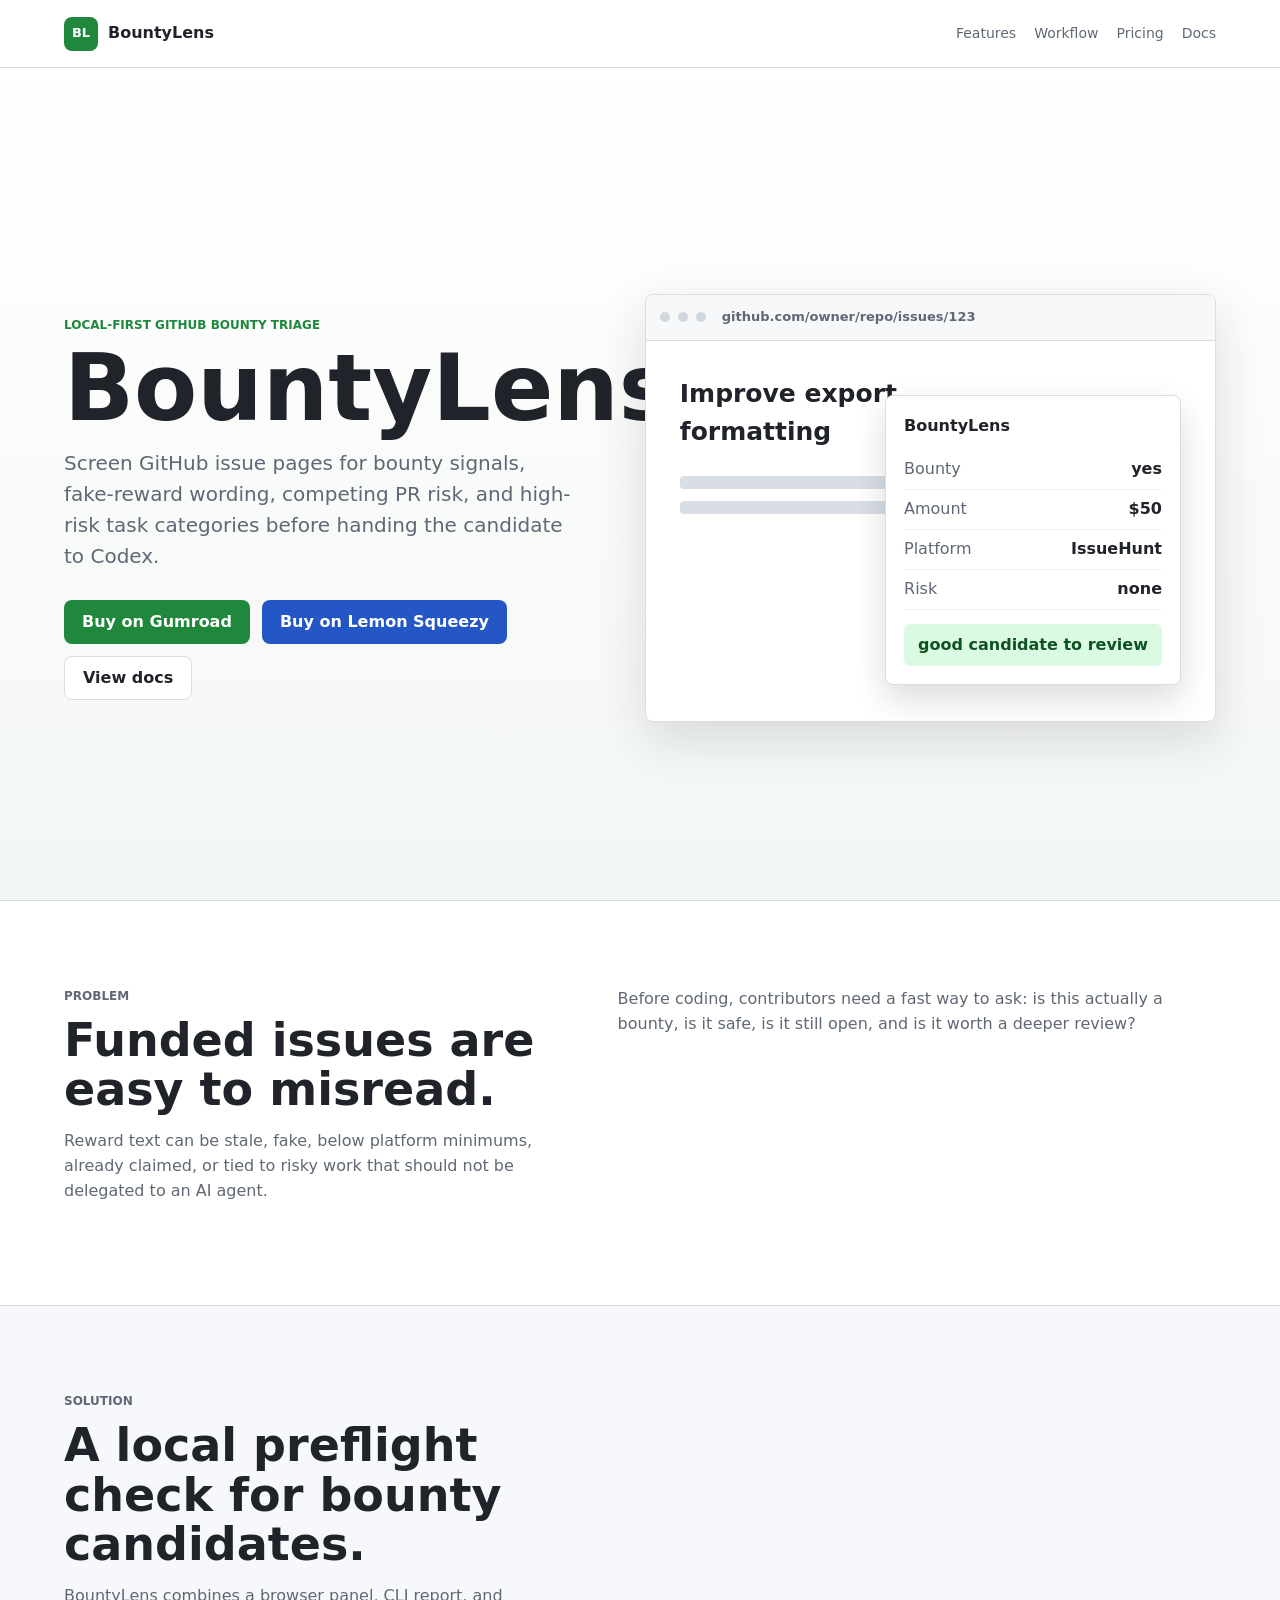
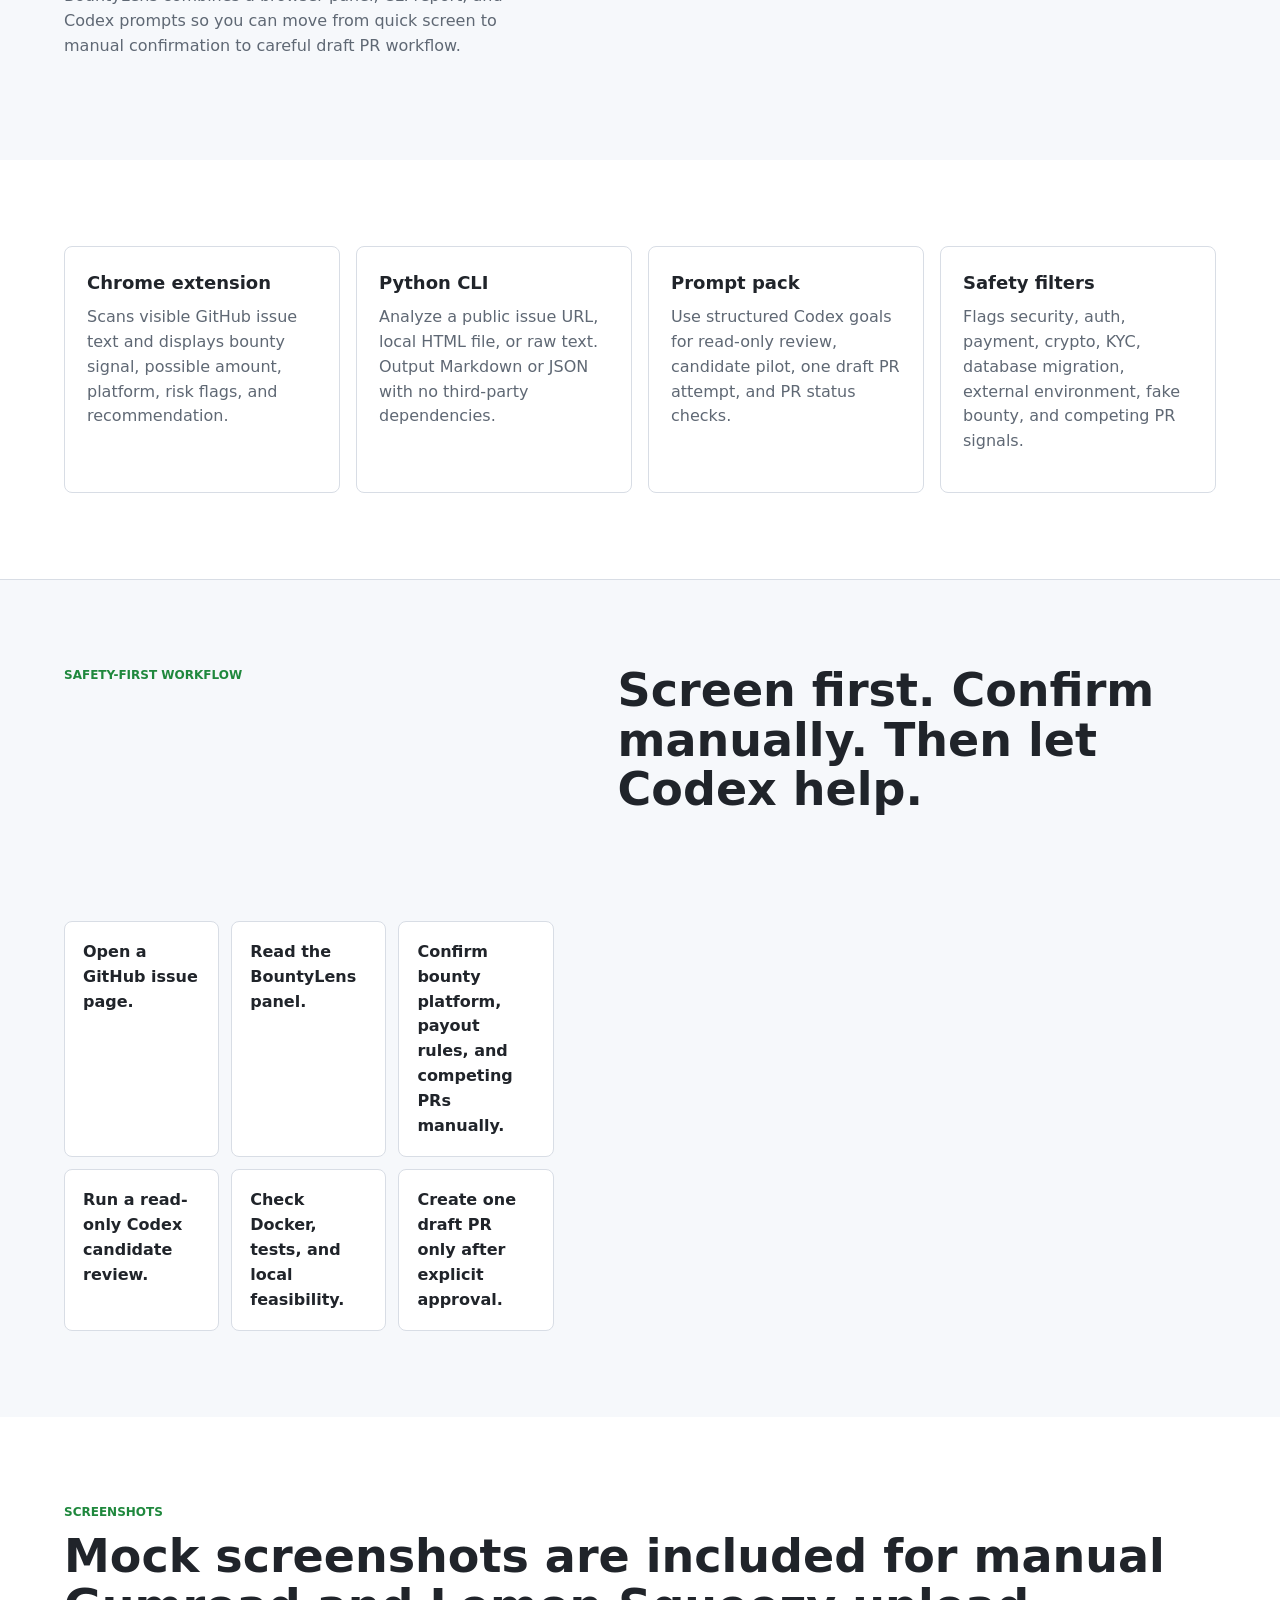
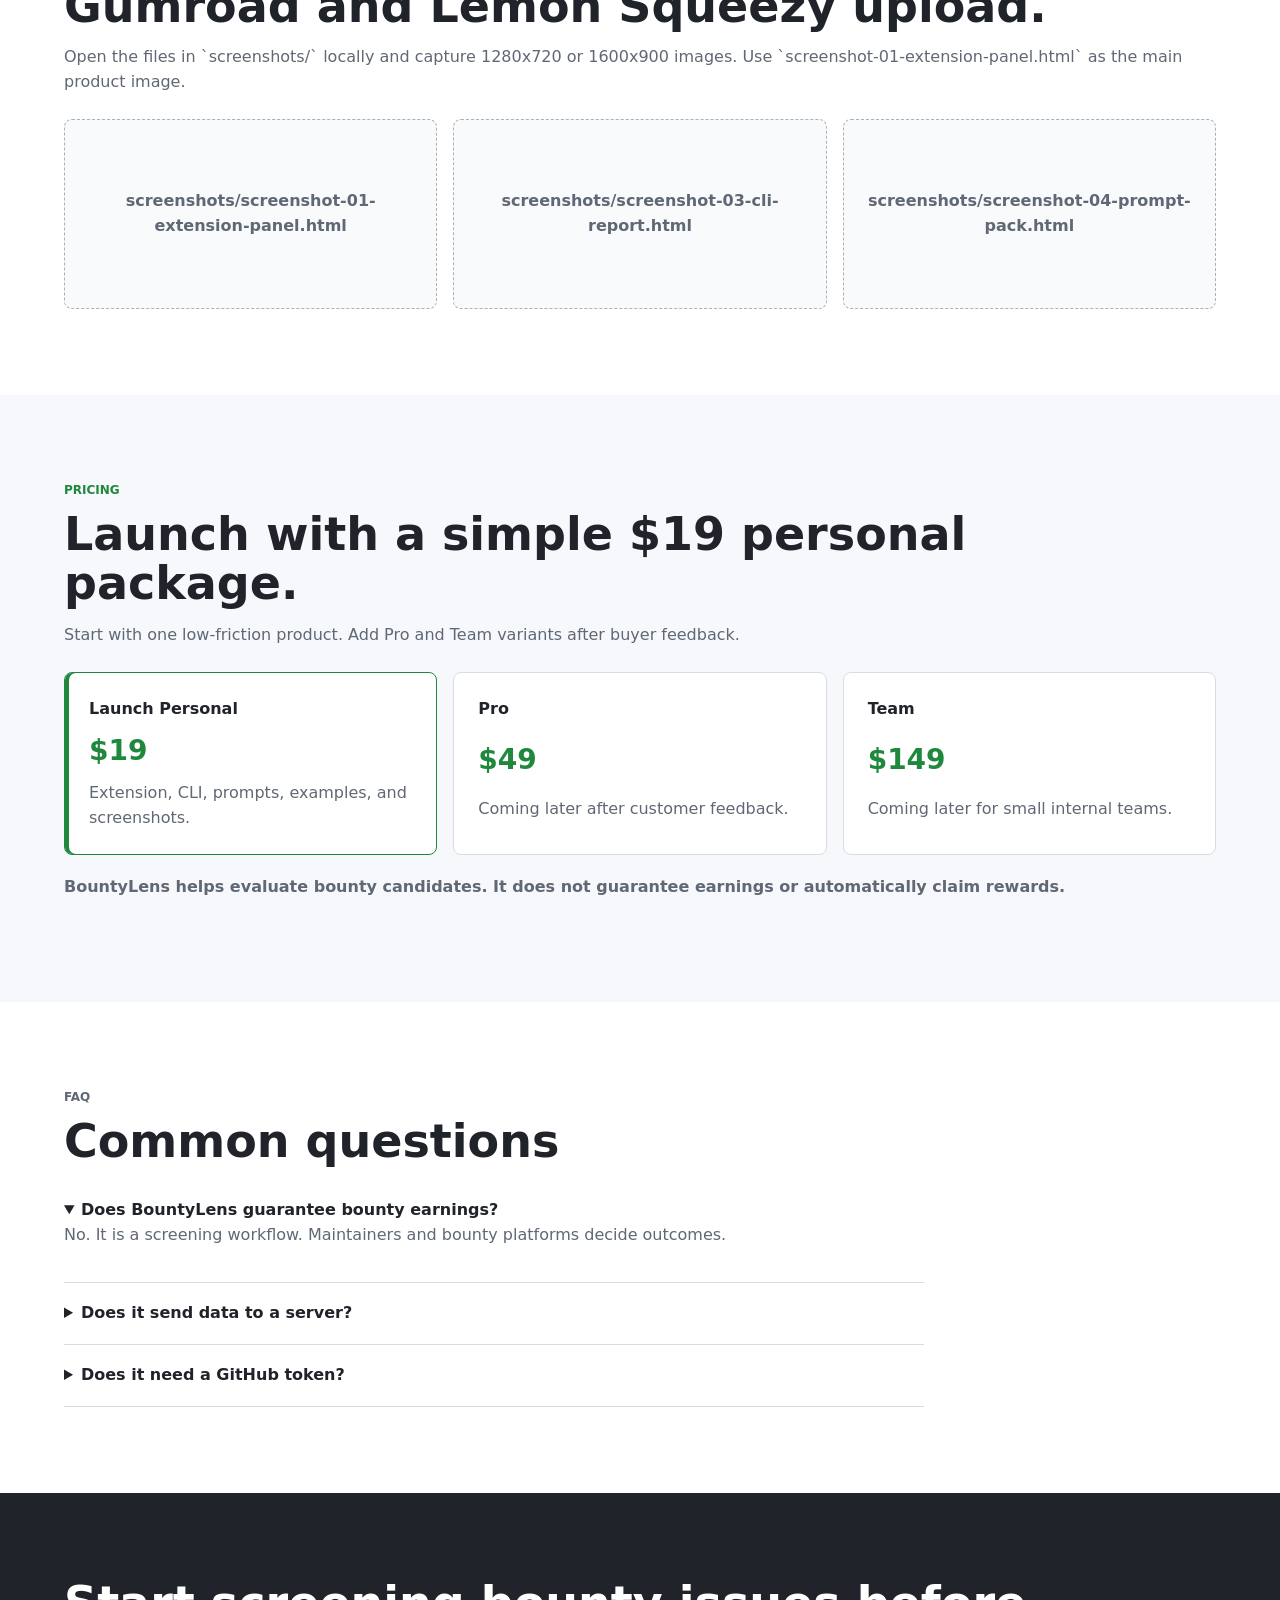
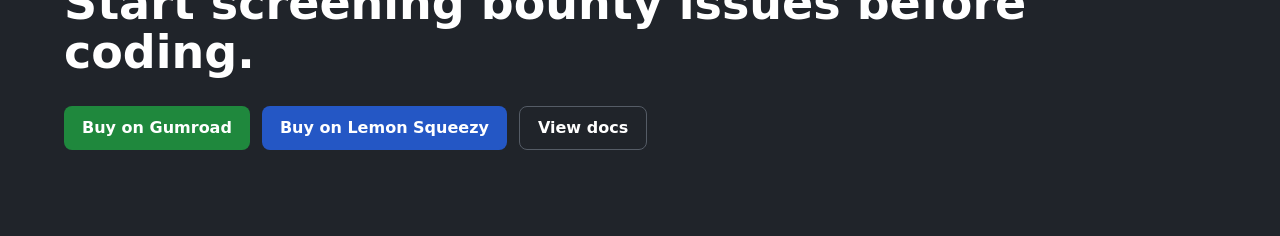
<file: landing/index.html>
<!doctype html>
<html lang="en">
  <head>
    <meta charset="utf-8">
    <meta name="viewport" content="width=device-width, initial-scale=1">
    <title>BountyLens - GitHub bounty issue scanner</title>
    <meta name="description" content="A local Chrome extension, Python CLI, and Codex prompt pack for screening GitHub bounty issues.">
    <link rel="stylesheet" href="styles.css">
  </head>
  <body>
    <header class="site-header">
      <a class="brand" href="#top">
        <span class="brand-mark">BL</span>
        <span>BountyLens</span>
      </a>
      <nav>
        <a href="#features">Features</a>
        <a href="#workflow">Workflow</a>
        <a href="#pricing">Pricing</a>
        <a href="../README.md">Docs</a>
      </nav>
    </header>

    <main id="top">
      <section class="hero">
        <div class="hero-copy">
          <p class="eyebrow">Local-first GitHub bounty triage</p>
          <h1>BountyLens</h1>
          <p class="hero-lede">Screen GitHub issue pages for bounty signals, fake-reward wording, competing PR risk, and high-risk task categories before handing the candidate to Codex.</p>
          <div class="hero-actions">
            <a class="button primary" href="https://example.com/buy">Buy on Gumroad</a>
            <a class="button secondary" href="https://example.com/buy">Buy on Lemon Squeezy</a>
            <a class="button text" href="../README.md">View docs</a>
          </div>
        </div>
        <div class="product-visual" aria-label="BountyLens interface preview">
          <div class="browser-bar">
            <span></span><span></span><span></span>
            <strong>github.com/owner/repo/issues/123</strong>
          </div>
          <div class="issue-preview">
            <div class="issue-title">Improve export formatting</div>
            <div class="issue-line wide"></div>
            <div class="issue-line"></div>
            <div class="lens-panel">
              <div class="panel-title">BountyLens</div>
              <dl>
                <div><dt>Bounty</dt><dd>yes</dd></div>
                <div><dt>Amount</dt><dd>$50</dd></div>
                <div><dt>Platform</dt><dd>IssueHunt</dd></div>
                <div><dt>Risk</dt><dd>none</dd></div>
              </dl>
              <div class="recommendation">good candidate to review</div>
            </div>
          </div>
        </div>
      </section>

      <section class="band problem">
        <div class="section-copy">
          <p class="eyebrow">Problem</p>
          <h2>Funded issues are easy to misread.</h2>
          <p>Reward text can be stale, fake, below platform minimums, already claimed, or tied to risky work that should not be delegated to an AI agent.</p>
        </div>
        <div class="split-list">
          <p>Before coding, contributors need a fast way to ask: is this actually a bounty, is it safe, is it still open, and is it worth a deeper review?</p>
        </div>
      </section>

      <section class="band solution">
        <div class="section-copy">
          <p class="eyebrow">Solution</p>
          <h2>A local preflight check for bounty candidates.</h2>
          <p>BountyLens combines a browser panel, CLI report, and Codex prompts so you can move from quick screen to manual confirmation to careful draft PR workflow.</p>
        </div>
      </section>

      <section id="features" class="feature-grid">
        <article>
          <h3>Chrome extension</h3>
          <p>Scans visible GitHub issue text and displays bounty signal, possible amount, platform, risk flags, and recommendation.</p>
        </article>
        <article>
          <h3>Python CLI</h3>
          <p>Analyze a public issue URL, local HTML file, or raw text. Output Markdown or JSON with no third-party dependencies.</p>
        </article>
        <article>
          <h3>Prompt pack</h3>
          <p>Use structured Codex goals for read-only review, candidate pilot, one draft PR attempt, and PR status checks.</p>
        </article>
        <article>
          <h3>Safety filters</h3>
          <p>Flags security, auth, payment, crypto, KYC, database migration, external environment, fake bounty, and competing PR signals.</p>
        </article>
      </section>

      <section id="workflow" class="band workflow">
        <p class="eyebrow">Safety-first workflow</p>
        <h2>Screen first. Confirm manually. Then let Codex help.</h2>
        <ol>
          <li>Open a GitHub issue page.</li>
          <li>Read the BountyLens panel.</li>
          <li>Confirm bounty platform, payout rules, and competing PRs manually.</li>
          <li>Run a read-only Codex candidate review.</li>
          <li>Check Docker, tests, and local feasibility.</li>
          <li>Create one draft PR only after explicit approval.</li>
        </ol>
      </section>

      <section class="screenshots">
        <p class="eyebrow">Screenshots</p>
        <h2>Mock screenshots are included for manual Gumroad and Lemon Squeezy upload.</h2>
        <p class="section-note">Open the files in `screenshots/` locally and capture 1280x720 or 1600x900 images. Use `screenshot-01-extension-panel.html` as the main product image.</p>
        <div class="screenshot-row">
          <div class="screenshot-box">screenshots/screenshot-01-extension-panel.html</div>
          <div class="screenshot-box">screenshots/screenshot-03-cli-report.html</div>
          <div class="screenshot-box">screenshots/screenshot-04-prompt-pack.html</div>
        </div>
      </section>

      <section id="pricing" class="pricing">
        <p class="eyebrow">Pricing</p>
        <h2>Launch with a simple $19 personal package.</h2>
        <p class="section-note">Start with one low-friction product. Add Pro and Team variants after buyer feedback.</p>
        <div class="price-row">
          <div class="price launch"><strong>Launch Personal</strong><span>$19</span><em>Extension, CLI, prompts, examples, and screenshots.</em></div>
          <div class="price"><strong>Pro</strong><span>$49</span><em>Coming later after customer feedback.</em></div>
          <div class="price"><strong>Team</strong><span>$149</span><em>Coming later for small internal teams.</em></div>
        </div>
        <p class="disclaimer">BountyLens helps evaluate bounty candidates. It does not guarantee earnings or automatically claim rewards.</p>
      </section>

      <section class="faq">
        <p class="eyebrow">FAQ</p>
        <h2>Common questions</h2>
        <details open>
          <summary>Does BountyLens guarantee bounty earnings?</summary>
          <p>No. It is a screening workflow. Maintainers and bounty platforms decide outcomes.</p>
        </details>
        <details>
          <summary>Does it send data to a server?</summary>
          <p>No. The extension analyzes visible page text locally. The landing page loads no tracking scripts.</p>
        </details>
        <details>
          <summary>Does it need a GitHub token?</summary>
          <p>No. The CLI can read public URLs or user-provided local files and text.</p>
        </details>
      </section>

      <section class="cta">
        <h2>Start screening bounty issues before coding.</h2>
        <div class="hero-actions">
          <a class="button primary" href="https://example.com/buy">Buy on Gumroad</a>
          <a class="button secondary" href="https://example.com/buy">Buy on Lemon Squeezy</a>
          <a class="button text" href="../README.md">View docs</a>
        </div>
      </section>
    </main>
  </body>
</html>
</file>
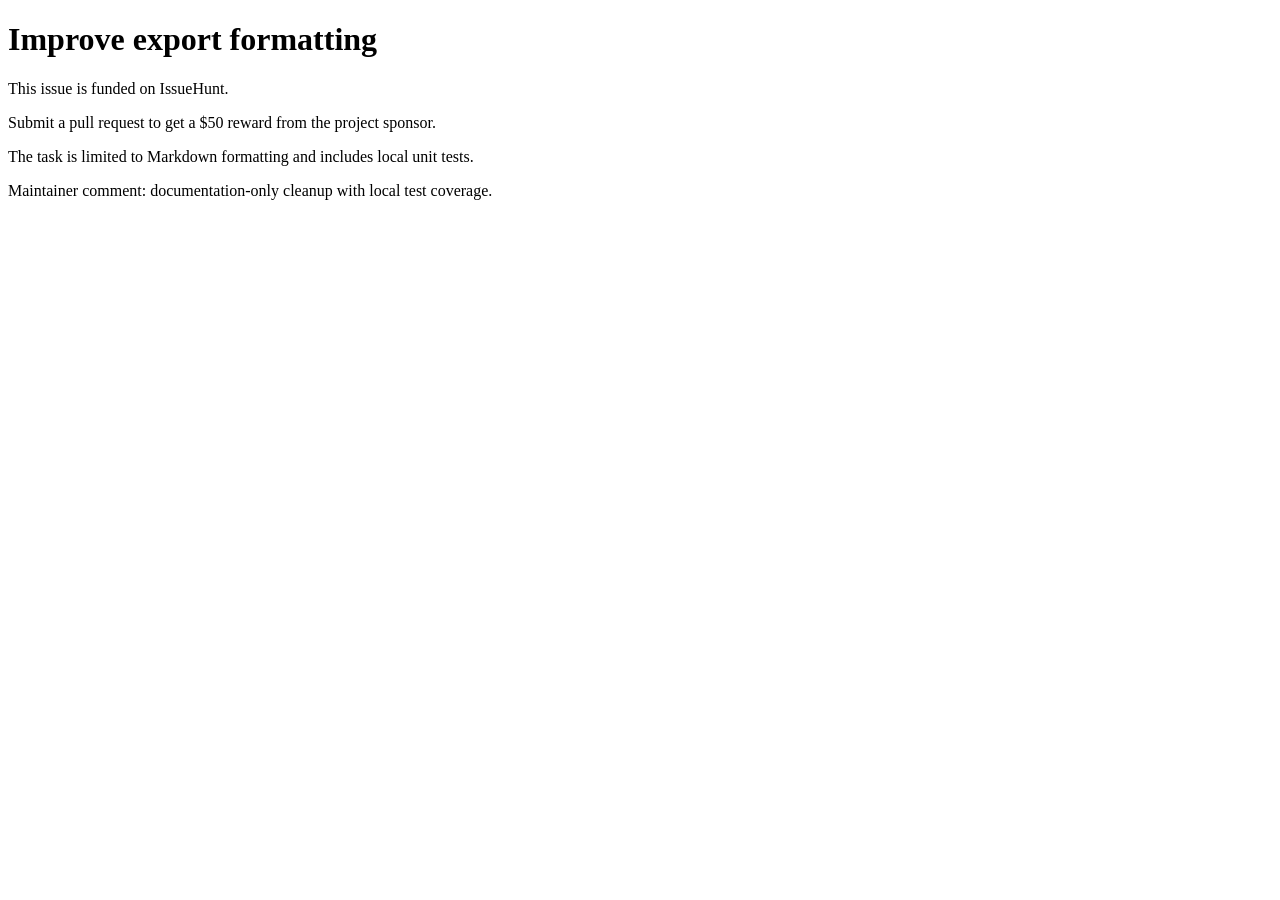
<file: examples/sample-github-issue.html>
<!doctype html>
<html lang="en">
  <head>
    <meta charset="utf-8">
    <title>Improve export formatting - owner/repo #123</title>
  </head>
  <body>
    <main>
      <h1 class="js-issue-title">Improve export formatting</h1>
      <div class="js-comment-body">
        <p>This issue is funded on IssueHunt.</p>
        <p>Submit a pull request to get a $50 reward from the project sponsor.</p>
        <p>The task is limited to Markdown formatting and includes local unit tests.</p>
      </div>
      <div class="js-comment-body">
        <p>Maintainer comment: documentation-only cleanup with local test coverage.</p>
      </div>
    </main>
  </body>
</html>
</file>
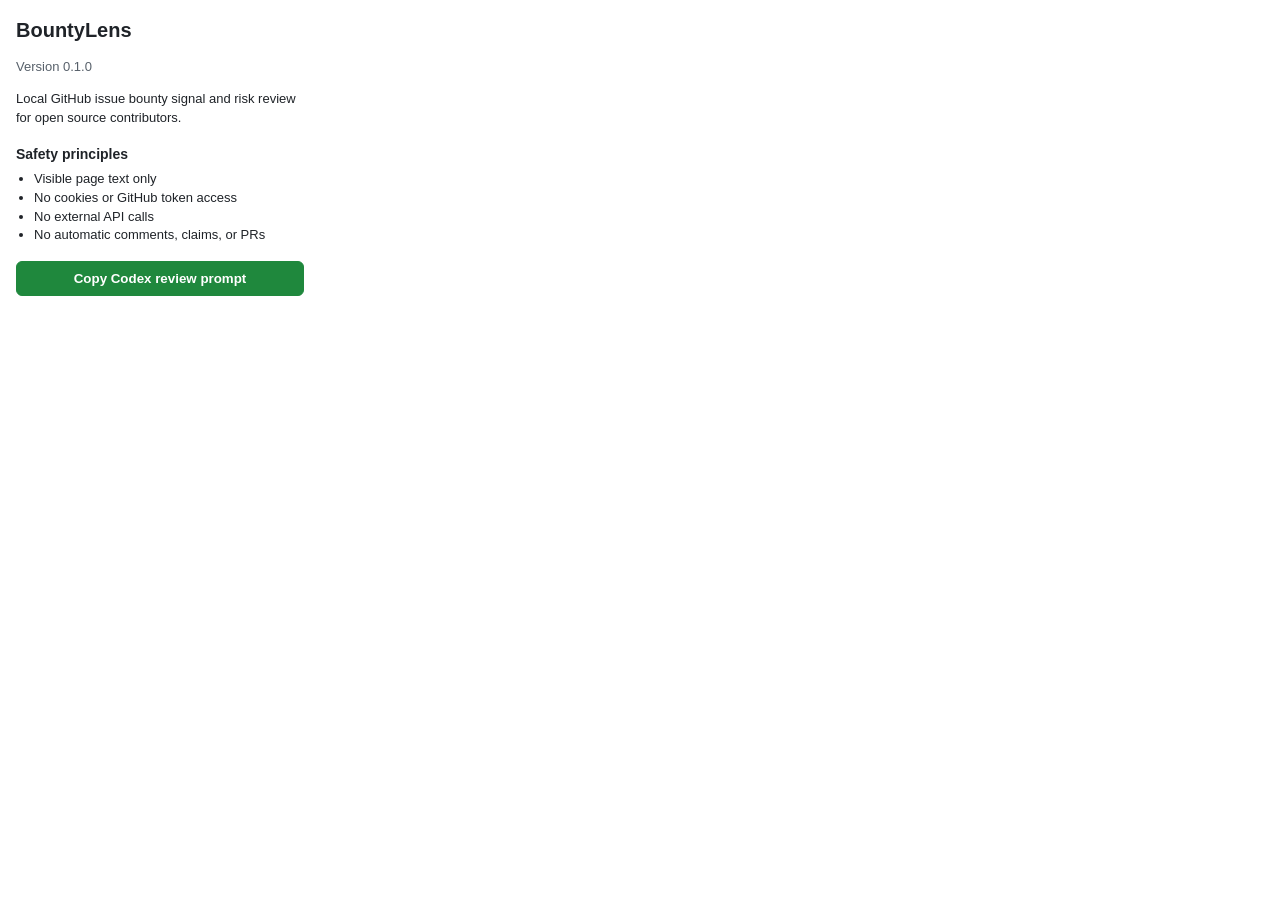
<file: extension/popup.html>
<!doctype html>
<html lang="en">
  <head>
    <meta charset="utf-8">
    <meta name="viewport" content="width=device-width, initial-scale=1">
    <title>BountyLens</title>
    <link rel="stylesheet" href="styles.css">
  </head>
  <body class="bountylens-popup">
    <main class="bountylens-popup-shell">
      <h1>BountyLens</h1>
      <p class="bountylens-popup-muted">Version 0.1.0</p>
      <p>Local GitHub issue bounty signal and risk review for open source contributors.</p>
      <section>
        <h2>Safety principles</h2>
        <ul>
          <li>Visible page text only</li>
          <li>No cookies or GitHub token access</li>
          <li>No external API calls</li>
          <li>No automatic comments, claims, or PRs</li>
        </ul>
      </section>
      <button id="copyPrompt" type="button">Copy Codex review prompt</button>
      <p id="copyStatus" class="bountylens-popup-muted" aria-live="polite"></p>
    </main>
    <script src="popup.js"></script>
  </body>
</html>
</file>
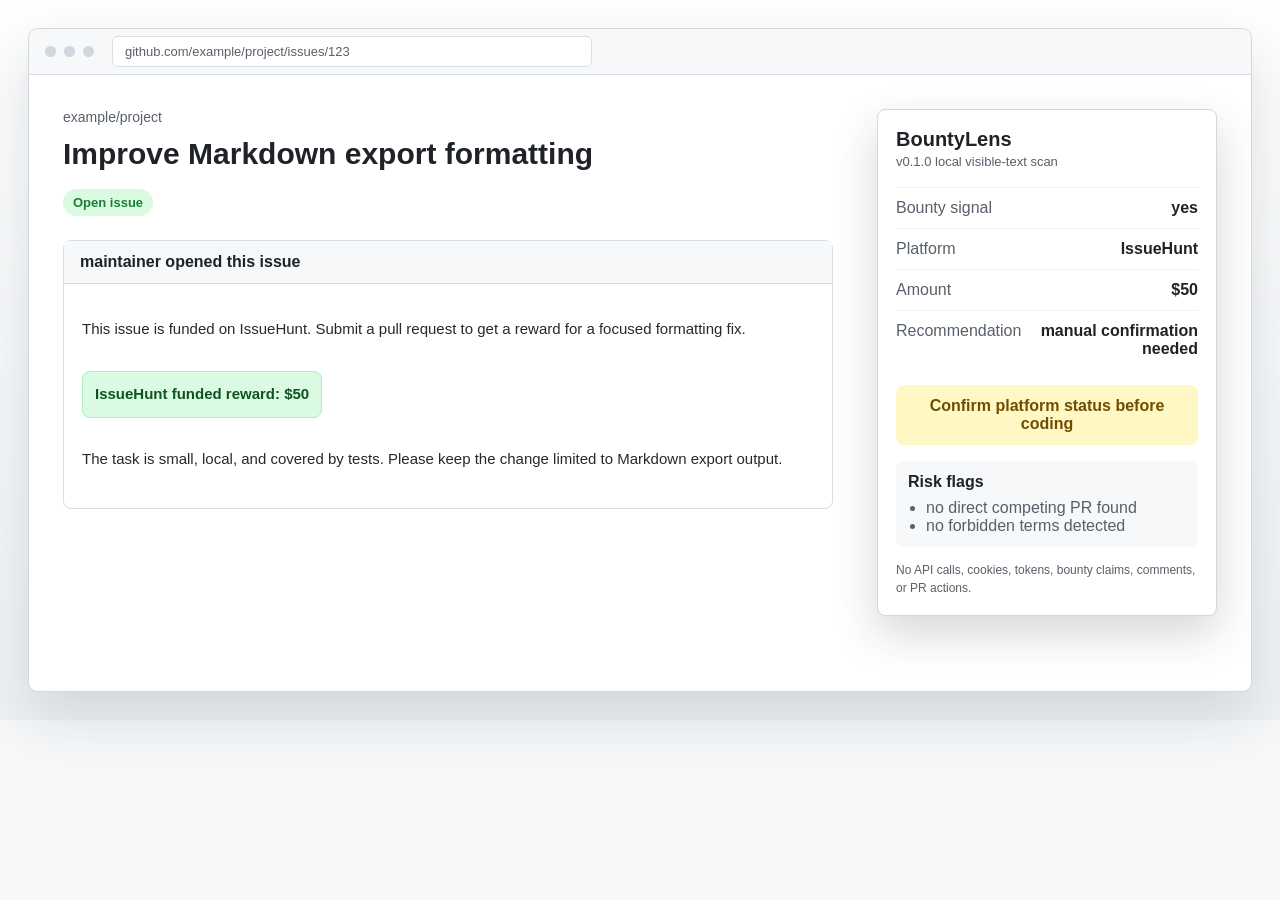
<file: screenshots/screenshot-01-extension-panel.html>
<!doctype html>
<html lang="en">
  <head>
    <meta charset="utf-8">
    <meta name="viewport" content="width=device-width, initial-scale=1">
    <title>BountyLens Extension Panel Mock</title>
    <style>
      * { box-sizing: border-box; }
      body {
        margin: 0;
        min-height: 100vh;
        color: #1f2328;
        background: #f6f8fa;
        font-family: -apple-system, BlinkMacSystemFont, "Segoe UI", sans-serif;
      }
      .frame {
        width: 1280px;
        height: 720px;
        margin: 0 auto;
        padding: 28px;
        background: linear-gradient(180deg, #ffffff 0%, #eef2f6 100%);
      }
      .browser {
        overflow: hidden;
        height: 100%;
        border: 1px solid #d0d7de;
        border-radius: 10px;
        background: #ffffff;
        box-shadow: 0 24px 60px rgba(31, 35, 40, 0.14);
      }
      .bar {
        display: flex;
        align-items: center;
        gap: 8px;
        height: 46px;
        padding: 0 16px;
        border-bottom: 1px solid #d8dee4;
        background: #f6f8fa;
        color: #57606a;
        font-size: 13px;
      }
      .dot { width: 11px; height: 11px; border-radius: 999px; background: #d0d7de; }
      .url {
        margin-left: 10px;
        padding: 7px 12px;
        min-width: 480px;
        border: 1px solid #d8dee4;
        border-radius: 6px;
        background: #ffffff;
      }
      .page {
        position: relative;
        display: grid;
        grid-template-columns: 1fr 340px;
        gap: 26px;
        height: calc(100% - 46px);
        padding: 34px;
      }
      .issue {
        padding-right: 18px;
      }
      .repo {
        color: #57606a;
        font-size: 14px;
      }
      h1 {
        margin: 12px 0 18px;
        font-size: 30px;
        letter-spacing: 0;
      }
      .meta {
        display: inline-flex;
        padding: 6px 10px;
        border-radius: 999px;
        color: #1a7f37;
        background: #dafbe1;
        font-weight: 700;
        font-size: 13px;
      }
      .comment {
        margin-top: 24px;
        border: 1px solid #d8dee4;
        border-radius: 8px;
      }
      .comment-head {
        padding: 12px 16px;
        border-bottom: 1px solid #d8dee4;
        background: #f6f8fa;
        font-weight: 700;
      }
      .comment-body {
        padding: 18px 18px 22px;
        color: #24292f;
        font-size: 15px;
        line-height: 1.65;
      }
      .bounty-line {
        display: inline-block;
        margin: 14px 0;
        padding: 10px 12px;
        border: 1px solid #aceebb;
        border-radius: 8px;
        color: #0f5323;
        background: #dafbe1;
        font-weight: 800;
      }
      .panel {
        align-self: start;
        padding: 18px;
        border: 1px solid #d0d7de;
        border-radius: 8px;
        background: #ffffff;
        box-shadow: 0 18px 44px rgba(31, 35, 40, 0.18);
      }
      .panel h2 {
        margin: 0;
        font-size: 20px;
      }
      .panel .sub {
        margin: 3px 0 18px;
        color: #57606a;
        font-size: 13px;
      }
      .row {
        display: flex;
        justify-content: space-between;
        gap: 12px;
        padding: 11px 0;
        border-top: 1px solid #eef0f3;
      }
      .row span:first-child { color: #57606a; }
      .row strong { text-align: right; }
      .rec {
        margin-top: 16px;
        padding: 12px;
        border-radius: 8px;
        color: #6f4e00;
        background: #fff8c5;
        font-weight: 800;
        text-align: center;
      }
      .flags {
        margin-top: 16px;
        padding: 12px;
        border-radius: 8px;
        background: #f6f8fa;
      }
      .flags p {
        margin: 0 0 8px;
        font-weight: 800;
      }
      .flags ul {
        margin: 0;
        padding-left: 18px;
        color: #57606a;
      }
      .foot {
        margin-top: 14px;
        color: #57606a;
        font-size: 12px;
        line-height: 1.5;
      }
    </style>
  </head>
  <body>
    <div class="frame">
      <div class="browser">
        <div class="bar">
          <span class="dot"></span><span class="dot"></span><span class="dot"></span>
          <div class="url">github.com/example/project/issues/123</div>
        </div>
        <div class="page">
          <main class="issue">
            <div class="repo">example/project</div>
            <h1>Improve Markdown export formatting</h1>
            <span class="meta">Open issue</span>
            <section class="comment">
              <div class="comment-head">maintainer opened this issue</div>
              <div class="comment-body">
                <p>This issue is funded on IssueHunt. Submit a pull request to get a reward for a focused formatting fix.</p>
                <div class="bounty-line">IssueHunt funded reward: $50</div>
                <p>The task is small, local, and covered by tests. Please keep the change limited to Markdown export output.</p>
              </div>
            </section>
          </main>
          <aside class="panel">
            <h2>BountyLens</h2>
            <div class="sub">v0.1.0 local visible-text scan</div>
            <div class="row"><span>Bounty signal</span><strong>yes</strong></div>
            <div class="row"><span>Platform</span><strong>IssueHunt</strong></div>
            <div class="row"><span>Amount</span><strong>$50</strong></div>
            <div class="row"><span>Recommendation</span><strong>manual confirmation needed</strong></div>
            <div class="rec">Confirm platform status before coding</div>
            <div class="flags">
              <p>Risk flags</p>
              <ul>
                <li>no direct competing PR found</li>
                <li>no forbidden terms detected</li>
              </ul>
            </div>
            <div class="foot">No API calls, cookies, tokens, bounty claims, comments, or PR actions.</div>
          </aside>
        </div>
      </div>
    </div>
  </body>
</html>
</file>
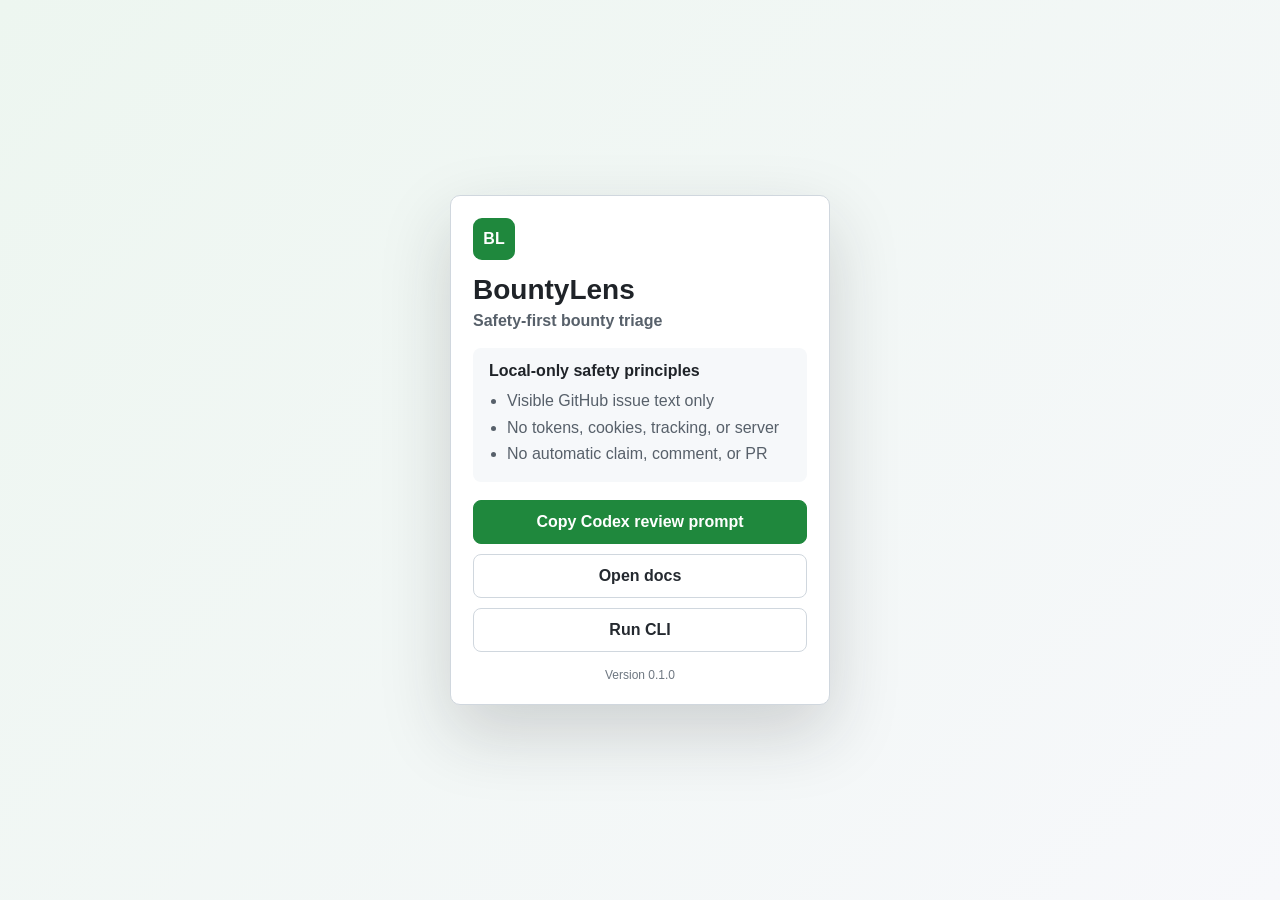
<file: screenshots/screenshot-02-popup.html>
<!doctype html>
<html lang="en">
  <head>
    <meta charset="utf-8">
    <meta name="viewport" content="width=device-width, initial-scale=1">
    <title>BountyLens Popup Mock</title>
    <style>
      * { box-sizing: border-box; }
      body {
        margin: 0;
        display: grid;
        place-items: center;
        min-height: 100vh;
        color: #1f2328;
        background: linear-gradient(135deg, #edf6f0, #f7f8fb);
        font-family: -apple-system, BlinkMacSystemFont, "Segoe UI", sans-serif;
      }
      .frame {
        width: 1280px;
        height: 720px;
        display: grid;
        place-items: center;
      }
      .popup {
        width: 380px;
        padding: 22px;
        border: 1px solid #d0d7de;
        border-radius: 10px;
        background: #ffffff;
        box-shadow: 0 28px 70px rgba(31, 35, 40, 0.18);
      }
      .mark {
        display: grid;
        place-items: center;
        width: 42px;
        height: 42px;
        margin-bottom: 14px;
        border-radius: 9px;
        color: #ffffff;
        background: #1f883d;
        font-weight: 900;
      }
      h1 {
        margin: 0;
        font-size: 28px;
        letter-spacing: 0;
      }
      .tagline {
        margin: 6px 0 18px;
        color: #57606a;
        font-weight: 700;
      }
      .principles {
        margin: 0 0 18px;
        padding: 14px 16px;
        border-radius: 8px;
        background: #f6f8fa;
      }
      .principles p {
        margin: 0 0 8px;
        font-weight: 800;
      }
      ul {
        margin: 0;
        padding-left: 18px;
        color: #57606a;
        line-height: 1.65;
      }
      .button {
        display: block;
        width: 100%;
        margin-top: 10px;
        padding: 12px 14px;
        border-radius: 8px;
        border: 1px solid #1f883d;
        background: #1f883d;
        color: #ffffff;
        text-align: center;
        font-weight: 900;
      }
      .button.secondary {
        border-color: #d0d7de;
        background: #ffffff;
        color: #24292f;
      }
      .version {
        margin-top: 16px;
        color: #6e7781;
        font-size: 12px;
        text-align: center;
      }
    </style>
  </head>
  <body>
    <div class="frame">
      <div class="popup">
        <div class="mark">BL</div>
        <h1>BountyLens</h1>
        <p class="tagline">Safety-first bounty triage</p>
        <div class="principles">
          <p>Local-only safety principles</p>
          <ul>
            <li>Visible GitHub issue text only</li>
            <li>No tokens, cookies, tracking, or server</li>
            <li>No automatic claim, comment, or PR</li>
          </ul>
        </div>
        <div class="button">Copy Codex review prompt</div>
        <div class="button secondary">Open docs</div>
        <div class="button secondary">Run CLI</div>
        <div class="version">Version 0.1.0</div>
      </div>
    </div>
  </body>
</html>
</file>
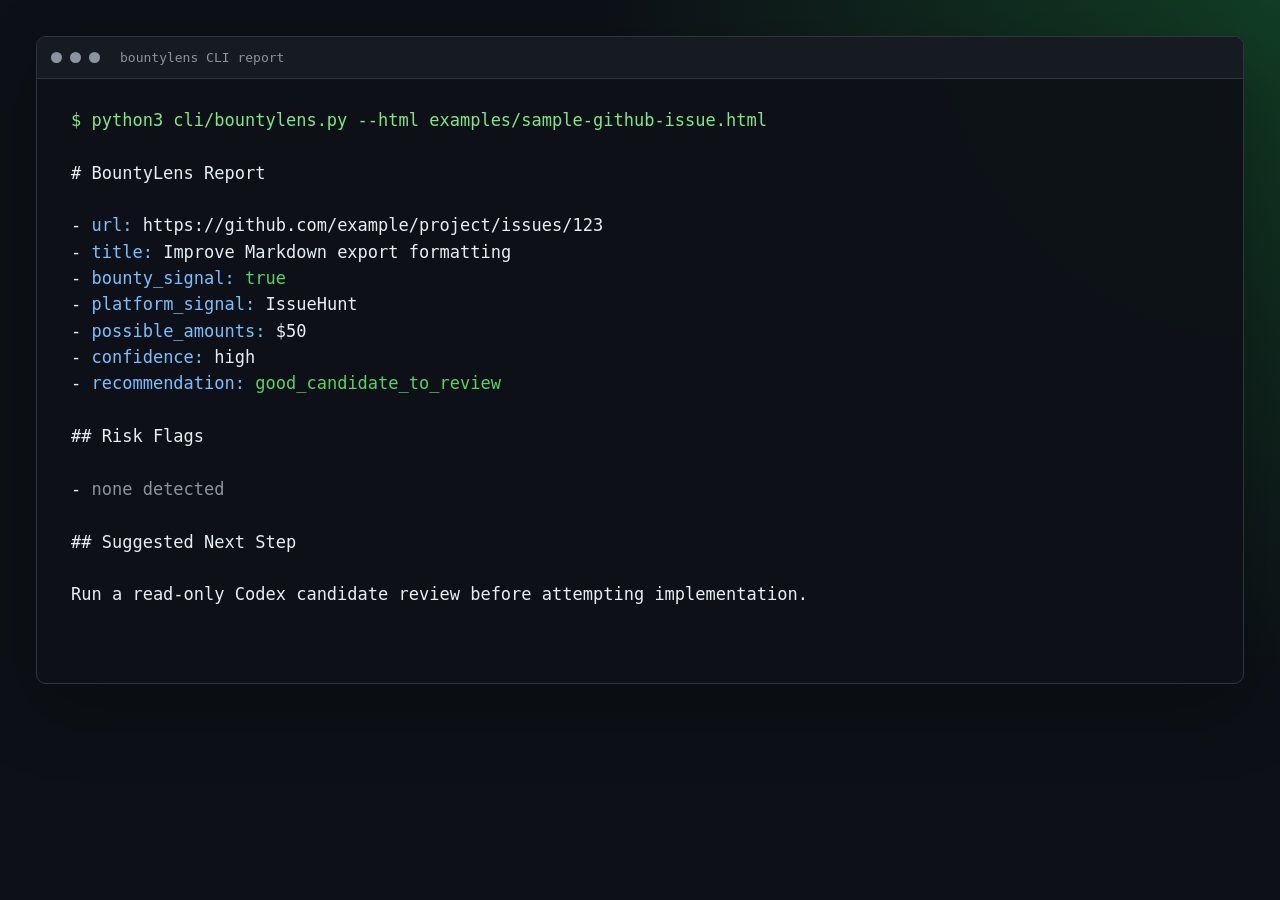
<file: screenshots/screenshot-03-cli-report.html>
<!doctype html>
<html lang="en">
  <head>
    <meta charset="utf-8">
    <meta name="viewport" content="width=device-width, initial-scale=1">
    <title>BountyLens CLI Report Mock</title>
    <style>
      * { box-sizing: border-box; }
      body {
        margin: 0;
        min-height: 100vh;
        color: #e6edf3;
        background: #0d1117;
        font-family: ui-monospace, SFMono-Regular, Menlo, Consolas, monospace;
      }
      .frame {
        width: 1280px;
        height: 720px;
        margin: 0 auto;
        padding: 36px;
        background: radial-gradient(circle at top right, #123d24, #0d1117 46%);
      }
      .terminal {
        height: 100%;
        overflow: hidden;
        border: 1px solid #30363d;
        border-radius: 10px;
        background: rgba(13, 17, 23, 0.96);
        box-shadow: 0 26px 70px rgba(0, 0, 0, 0.32);
      }
      .top {
        display: flex;
        align-items: center;
        gap: 8px;
        height: 42px;
        padding: 0 14px;
        border-bottom: 1px solid #30363d;
        background: #161b22;
      }
      .dot { width: 11px; height: 11px; border-radius: 50%; background: #8b949e; }
      .title { margin-left: 12px; color: #8b949e; font-size: 13px; }
      pre {
        margin: 0;
        padding: 28px 34px;
        font-size: 17px;
        line-height: 1.55;
        white-space: pre-wrap;
      }
      .cmd { color: #7ee787; }
      .key { color: #79c0ff; }
      .ok { color: #56d364; }
      .muted { color: #8b949e; }
      .warn { color: #d29922; }
    </style>
  </head>
  <body>
    <div class="frame">
      <div class="terminal">
        <div class="top">
          <span class="dot"></span><span class="dot"></span><span class="dot"></span>
          <span class="title">bountylens CLI report</span>
        </div>
        <pre><span class="cmd">$ python3 cli/bountylens.py --html examples/sample-github-issue.html</span>

# BountyLens Report

- <span class="key">url:</span> https://github.com/example/project/issues/123
- <span class="key">title:</span> Improve Markdown export formatting
- <span class="key">bounty_signal:</span> <span class="ok">true</span>
- <span class="key">platform_signal:</span> IssueHunt
- <span class="key">possible_amounts:</span> $50
- <span class="key">confidence:</span> high
- <span class="key">recommendation:</span> <span class="ok">good_candidate_to_review</span>

## Risk Flags

- <span class="muted">none detected</span>

## Suggested Next Step

Run a read-only Codex candidate review before attempting implementation.
        </pre>
      </div>
    </div>
  </body>
</html>
</file>
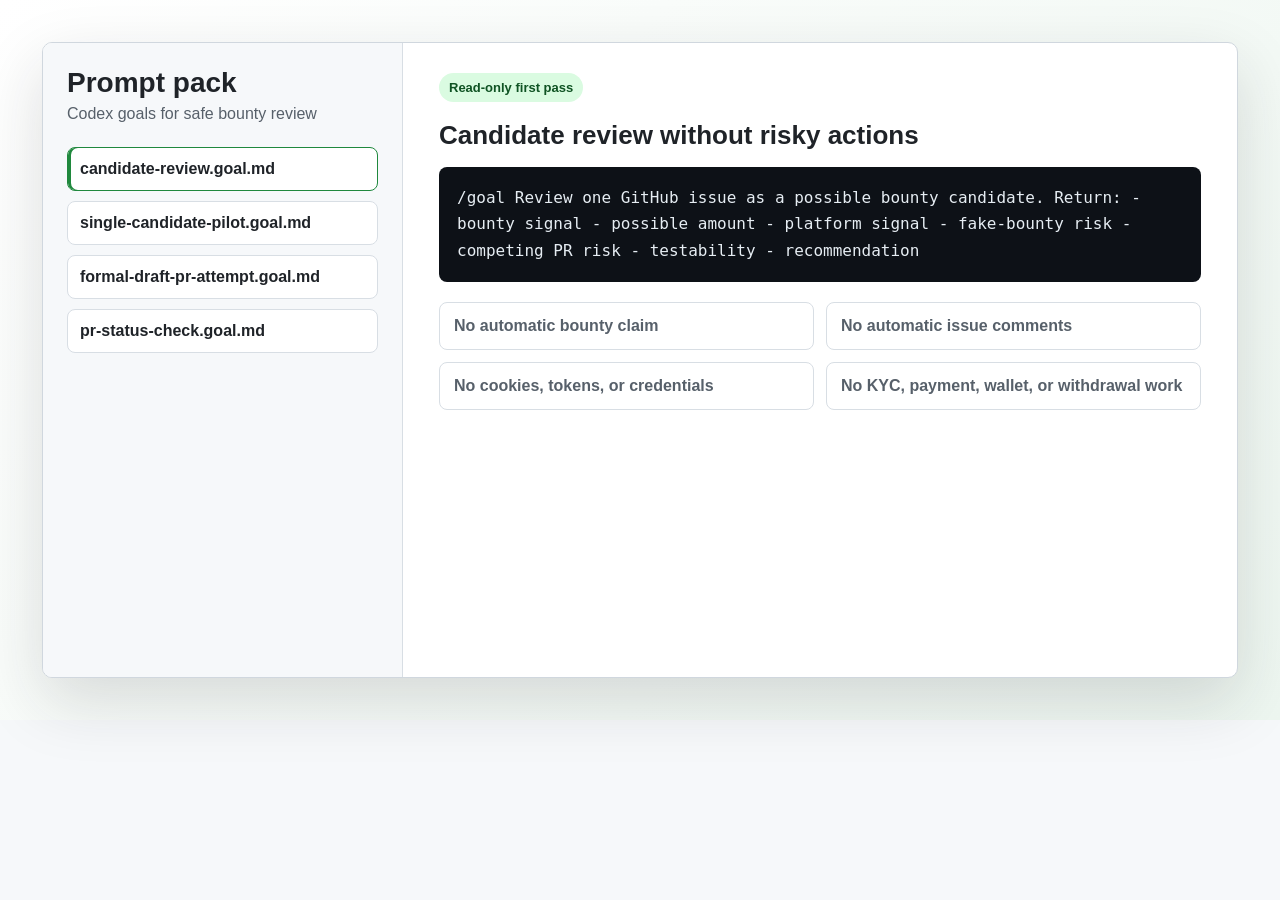
<file: screenshots/screenshot-04-prompt-pack.html>
<!doctype html>
<html lang="en">
  <head>
    <meta charset="utf-8">
    <meta name="viewport" content="width=device-width, initial-scale=1">
    <title>BountyLens Prompt Pack Mock</title>
    <style>
      * { box-sizing: border-box; }
      body {
        margin: 0;
        min-height: 100vh;
        color: #1f2328;
        background: #f6f8fa;
        font-family: -apple-system, BlinkMacSystemFont, "Segoe UI", sans-serif;
      }
      .frame {
        width: 1280px;
        height: 720px;
        margin: 0 auto;
        padding: 42px;
        background: linear-gradient(135deg, #ffffff, #edf6f0);
      }
      .shell {
        display: grid;
        grid-template-columns: 360px 1fr;
        height: 100%;
        overflow: hidden;
        border: 1px solid #d0d7de;
        border-radius: 10px;
        background: #ffffff;
        box-shadow: 0 24px 64px rgba(31, 35, 40, 0.15);
      }
      .sidebar {
        padding: 24px;
        border-right: 1px solid #d8dee4;
        background: #f6f8fa;
      }
      h1 {
        margin: 0 0 6px;
        font-size: 28px;
        letter-spacing: 0;
      }
      .sub {
        margin: 0 0 24px;
        color: #57606a;
      }
      .file {
        display: flex;
        align-items: center;
        gap: 10px;
        margin-bottom: 10px;
        padding: 12px;
        border: 1px solid #d8dee4;
        border-radius: 8px;
        background: #ffffff;
        font-weight: 800;
      }
      .file.active {
        border-color: #1f883d;
        box-shadow: inset 3px 0 0 #1f883d;
      }
      .doc {
        padding: 30px 36px;
      }
      .pill {
        display: inline-flex;
        margin-bottom: 18px;
        padding: 7px 10px;
        border-radius: 999px;
        color: #0f5323;
        background: #dafbe1;
        font-weight: 800;
        font-size: 13px;
      }
      h2 {
        margin: 0 0 16px;
        font-size: 26px;
      }
      .code {
        padding: 18px;
        border-radius: 8px;
        background: #0d1117;
        color: #e6edf3;
        font-family: ui-monospace, SFMono-Regular, Menlo, Consolas, monospace;
        line-height: 1.65;
      }
      .safety {
        display: grid;
        grid-template-columns: repeat(2, 1fr);
        gap: 12px;
        margin-top: 20px;
      }
      .card {
        padding: 14px;
        border: 1px solid #d8dee4;
        border-radius: 8px;
        background: #ffffff;
        color: #57606a;
        font-weight: 700;
      }
    </style>
  </head>
  <body>
    <div class="frame">
      <div class="shell">
        <aside class="sidebar">
          <h1>Prompt pack</h1>
          <p class="sub">Codex goals for safe bounty review</p>
          <div class="file active">candidate-review.goal.md</div>
          <div class="file">single-candidate-pilot.goal.md</div>
          <div class="file">formal-draft-pr-attempt.goal.md</div>
          <div class="file">pr-status-check.goal.md</div>
        </aside>
        <main class="doc">
          <div class="pill">Read-only first pass</div>
          <h2>Candidate review without risky actions</h2>
          <div class="code">/goal

Review one GitHub issue as a possible bounty candidate.

Return:
- bounty signal
- possible amount
- platform signal
- fake-bounty risk
- competing PR risk
- testability
- recommendation</div>
          <div class="safety">
            <div class="card">No automatic bounty claim</div>
            <div class="card">No automatic issue comments</div>
            <div class="card">No cookies, tokens, or credentials</div>
            <div class="card">No KYC, payment, wallet, or withdrawal work</div>
          </div>
        </main>
      </div>
    </div>
  </body>
</html>
</file>
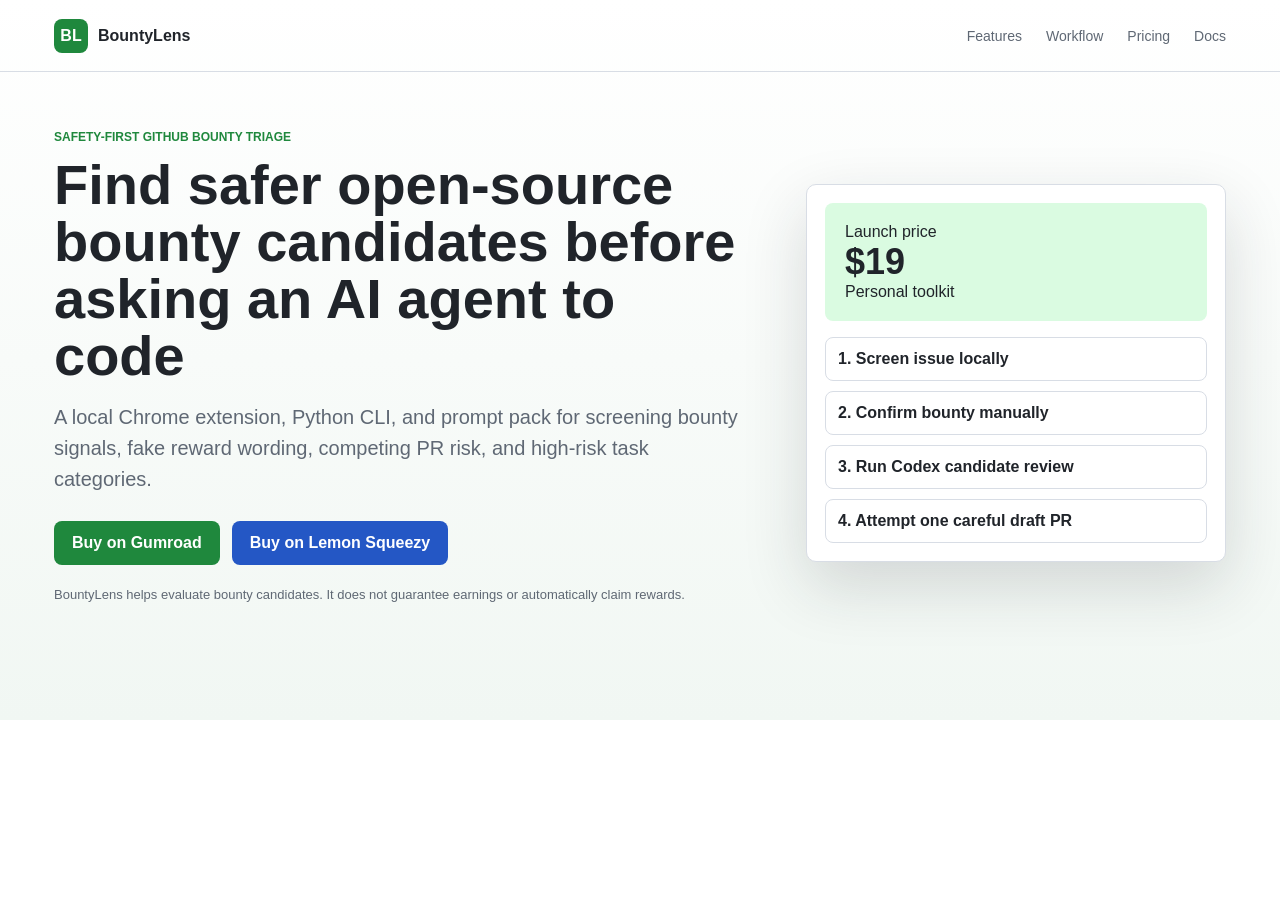
<file: screenshots/screenshot-05-landing-page.html>
<!doctype html>
<html lang="en">
  <head>
    <meta charset="utf-8">
    <meta name="viewport" content="width=device-width, initial-scale=1">
    <title>BountyLens Landing Page Mock</title>
    <style>
      * { box-sizing: border-box; }
      body {
        margin: 0;
        color: #20242a;
        background: #ffffff;
        font-family: -apple-system, BlinkMacSystemFont, "Segoe UI", sans-serif;
      }
      .frame {
        width: 1280px;
        height: 720px;
        margin: 0 auto;
        background: linear-gradient(180deg, #ffffff 0%, #f1f7f3 100%);
      }
      header {
        display: flex;
        align-items: center;
        justify-content: space-between;
        height: 72px;
        padding: 0 54px;
        border-bottom: 1px solid #d8dde5;
      }
      .brand {
        display: flex;
        align-items: center;
        gap: 10px;
        font-weight: 900;
      }
      .mark {
        display: grid;
        place-items: center;
        width: 34px;
        height: 34px;
        border-radius: 8px;
        color: #ffffff;
        background: #1f883d;
      }
      nav {
        display: flex;
        gap: 24px;
        color: #5f6874;
        font-size: 14px;
      }
      .hero {
        display: grid;
        grid-template-columns: 1fr 420px;
        align-items: center;
        gap: 54px;
        padding: 58px 54px;
      }
      .eyebrow {
        margin: 0 0 12px;
        color: #1f883d;
        font-size: 12px;
        font-weight: 900;
        text-transform: uppercase;
      }
      h1 {
        margin: 0 0 18px;
        font-size: 56px;
        line-height: 1.02;
        letter-spacing: 0;
      }
      .lede {
        margin: 0 0 26px;
        color: #5f6874;
        font-size: 20px;
        line-height: 1.55;
      }
      .actions {
        display: flex;
        gap: 12px;
      }
      .button {
        padding: 13px 18px;
        border-radius: 8px;
        color: #ffffff;
        background: #1f883d;
        font-weight: 900;
      }
      .button.alt { background: #2457c5; }
      .visual {
        padding: 18px;
        border: 1px solid #d8dde5;
        border-radius: 10px;
        background: #ffffff;
        box-shadow: 0 24px 64px rgba(32, 36, 42, 0.16);
      }
      .price {
        margin-bottom: 16px;
        padding: 20px;
        border-radius: 8px;
        background: #dafbe1;
      }
      .price strong {
        display: block;
        font-size: 36px;
      }
      .workflow {
        display: grid;
        gap: 10px;
      }
      .step {
        padding: 12px;
        border: 1px solid #d8dde5;
        border-radius: 8px;
        font-weight: 800;
      }
      .disclaimer {
        margin-top: 22px;
        color: #5f6874;
        font-size: 13px;
      }
    </style>
  </head>
  <body>
    <div class="frame">
      <header>
        <div class="brand"><span class="mark">BL</span> BountyLens</div>
        <nav><span>Features</span><span>Workflow</span><span>Pricing</span><span>Docs</span></nav>
      </header>
      <section class="hero">
        <div>
          <p class="eyebrow">Safety-first GitHub bounty triage</p>
          <h1>Find safer open-source bounty candidates before asking an AI agent to code</h1>
          <p class="lede">A local Chrome extension, Python CLI, and prompt pack for screening bounty signals, fake reward wording, competing PR risk, and high-risk task categories.</p>
          <div class="actions">
            <div class="button">Buy on Gumroad</div>
            <div class="button alt">Buy on Lemon Squeezy</div>
          </div>
          <p class="disclaimer">BountyLens helps evaluate bounty candidates. It does not guarantee earnings or automatically claim rewards.</p>
        </div>
        <aside class="visual">
          <div class="price">
            <span>Launch price</span>
            <strong>$19</strong>
            <span>Personal toolkit</span>
          </div>
          <div class="workflow">
            <div class="step">1. Screen issue locally</div>
            <div class="step">2. Confirm bounty manually</div>
            <div class="step">3. Run Codex candidate review</div>
            <div class="step">4. Attempt one careful draft PR</div>
          </div>
        </aside>
      </section>
    </div>
  </body>
</html>
</file>
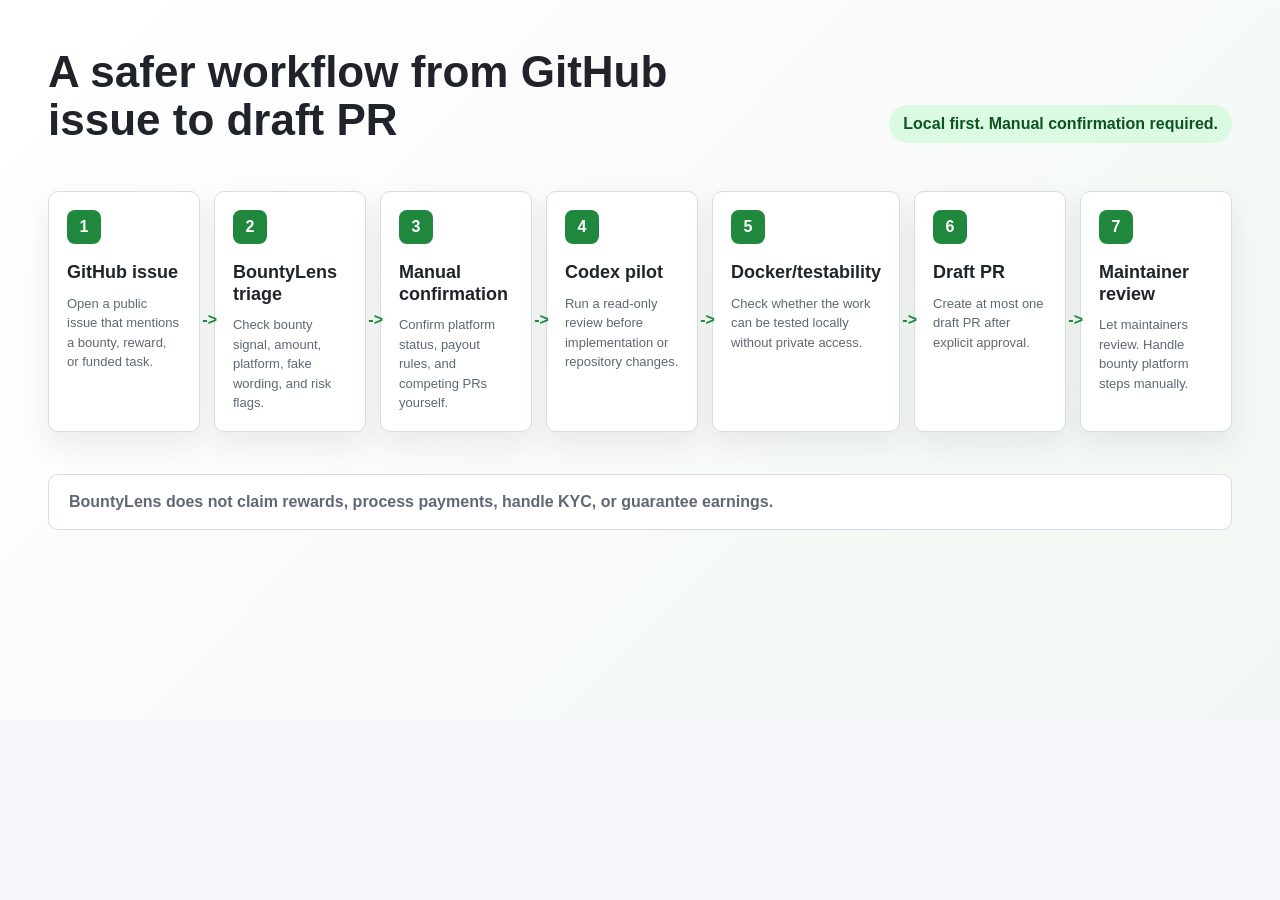
<file: screenshots/screenshot-06-workflow.html>
<!doctype html>
<html lang="en">
  <head>
    <meta charset="utf-8">
    <meta name="viewport" content="width=device-width, initial-scale=1">
    <title>BountyLens Workflow Mock</title>
    <style>
      * { box-sizing: border-box; }
      body {
        margin: 0;
        min-height: 100vh;
        color: #20242a;
        background: #f6f8fb;
        font-family: -apple-system, BlinkMacSystemFont, "Segoe UI", sans-serif;
      }
      .frame {
        width: 1280px;
        height: 720px;
        margin: 0 auto;
        padding: 48px;
        background: linear-gradient(135deg, #ffffff, #f1f7f3);
      }
      .head {
        display: flex;
        align-items: end;
        justify-content: space-between;
        gap: 40px;
        margin-bottom: 48px;
      }
      h1 {
        max-width: 720px;
        margin: 0;
        font-size: 44px;
        line-height: 1.08;
        letter-spacing: 0;
      }
      .badge {
        padding: 10px 14px;
        border-radius: 999px;
        color: #0f5323;
        background: #dafbe1;
        font-weight: 900;
      }
      .flow {
        display: grid;
        grid-template-columns: repeat(7, 1fr);
        gap: 14px;
        align-items: stretch;
      }
      .step {
        position: relative;
        min-height: 230px;
        padding: 18px;
        border: 1px solid #d8dde5;
        border-radius: 10px;
        background: #ffffff;
        box-shadow: 0 12px 28px rgba(32, 36, 42, 0.08);
      }
      .step:not(:last-child)::after {
        content: "->";
        position: absolute;
        top: 50%;
        right: -18px;
        z-index: 2;
        color: #1f883d;
        font-weight: 900;
      }
      .num {
        display: grid;
        place-items: center;
        width: 34px;
        height: 34px;
        margin-bottom: 18px;
        border-radius: 8px;
        color: #ffffff;
        background: #1f883d;
        font-weight: 900;
      }
      h2 {
        margin: 0 0 10px;
        font-size: 18px;
        line-height: 1.2;
      }
      p {
        margin: 0;
        color: #5f6874;
        font-size: 13px;
        line-height: 1.5;
      }
      .foot {
        margin-top: 42px;
        padding: 18px 20px;
        border: 1px solid #d8dde5;
        border-radius: 10px;
        color: #5f6874;
        background: #ffffff;
        font-weight: 700;
      }
    </style>
  </head>
  <body>
    <div class="frame">
      <div class="head">
        <h1>A safer workflow from GitHub issue to draft PR</h1>
        <div class="badge">Local first. Manual confirmation required.</div>
      </div>
      <div class="flow">
        <div class="step"><div class="num">1</div><h2>GitHub issue</h2><p>Open a public issue that mentions a bounty, reward, or funded task.</p></div>
        <div class="step"><div class="num">2</div><h2>BountyLens triage</h2><p>Check bounty signal, amount, platform, fake wording, and risk flags.</p></div>
        <div class="step"><div class="num">3</div><h2>Manual confirmation</h2><p>Confirm platform status, payout rules, and competing PRs yourself.</p></div>
        <div class="step"><div class="num">4</div><h2>Codex pilot</h2><p>Run a read-only review before implementation or repository changes.</p></div>
        <div class="step"><div class="num">5</div><h2>Docker/testability</h2><p>Check whether the work can be tested locally without private access.</p></div>
        <div class="step"><div class="num">6</div><h2>Draft PR</h2><p>Create at most one draft PR after explicit approval.</p></div>
        <div class="step"><div class="num">7</div><h2>Maintainer review</h2><p>Let maintainers review. Handle bounty platform steps manually.</p></div>
      </div>
      <div class="foot">BountyLens does not claim rewards, process payments, handle KYC, or guarantee earnings.</div>
    </div>
  </body>
</html>
</file>
<file: landing/styles.css>
:root {
  color-scheme: light;
  --ink: #20242a;
  --muted: #5f6874;
  --line: #d8dde5;
  --paper: #ffffff;
  --wash: #f6f8fb;
  --green: #1f883d;
  --blue: #2457c5;
  --amber: #a05a00;
  --shadow: 0 18px 50px rgba(32, 36, 42, 0.14);
}

* {
  box-sizing: border-box;
}

body {
  margin: 0;
  color: var(--ink);
  background: var(--paper);
  font-family: Inter, ui-sans-serif, system-ui, -apple-system, BlinkMacSystemFont, "Segoe UI", sans-serif;
  line-height: 1.55;
}

a {
  color: inherit;
}

.site-header {
  position: sticky;
  top: 0;
  z-index: 10;
  display: flex;
  align-items: center;
  justify-content: space-between;
  gap: 24px;
  min-height: 68px;
  padding: 0 clamp(20px, 5vw, 64px);
  background: rgba(255, 255, 255, 0.94);
  border-bottom: 1px solid var(--line);
  backdrop-filter: blur(12px);
}

.brand {
  display: inline-flex;
  align-items: center;
  gap: 10px;
  text-decoration: none;
  font-weight: 800;
}

.brand-mark {
  display: grid;
  place-items: center;
  width: 34px;
  height: 34px;
  color: white;
  background: var(--green);
  border-radius: 8px;
  font-size: 13px;
}

nav {
  display: flex;
  gap: 18px;
  color: var(--muted);
  font-size: 14px;
}

nav a {
  text-decoration: none;
}

.hero {
  display: grid;
  grid-template-columns: minmax(0, 0.95fr) minmax(360px, 1.05fr);
  align-items: center;
  gap: clamp(32px, 5vw, 72px);
  min-height: calc(100vh - 68px);
  padding: clamp(56px, 8vw, 96px) clamp(20px, 5vw, 64px) 48px;
  background: linear-gradient(180deg, #ffffff 0%, #f3f7f4 100%);
}

.eyebrow {
  margin: 0 0 10px;
  color: var(--green);
  font-size: 12px;
  font-weight: 800;
  letter-spacing: 0;
  text-transform: uppercase;
}

h1,
h2,
h3,
p {
  margin-top: 0;
}

h1 {
  margin-bottom: 16px;
  font-size: clamp(48px, 8vw, 92px);
  line-height: 0.95;
  letter-spacing: 0;
}

h2 {
  margin-bottom: 14px;
  font-size: clamp(28px, 4vw, 46px);
  line-height: 1.08;
  letter-spacing: 0;
}

h3 {
  margin-bottom: 8px;
  font-size: 18px;
}

.hero-lede {
  max-width: 660px;
  color: var(--muted);
  font-size: 20px;
}

.hero-actions {
  display: flex;
  flex-wrap: wrap;
  gap: 12px;
  margin-top: 28px;
}

.button {
  display: inline-flex;
  align-items: center;
  justify-content: center;
  min-height: 44px;
  padding: 0 18px;
  border-radius: 8px;
  text-decoration: none;
  font-weight: 800;
}

.button.primary {
  color: #ffffff;
  background: var(--green);
}

.button.secondary {
  color: #ffffff;
  background: var(--blue);
}

.button.text {
  color: var(--ink);
  border: 1px solid var(--line);
  background: #ffffff;
}

.product-visual {
  overflow: hidden;
  border: 1px solid var(--line);
  border-radius: 8px;
  background: #ffffff;
  box-shadow: var(--shadow);
}

.browser-bar {
  display: flex;
  align-items: center;
  gap: 8px;
  padding: 12px 14px;
  color: var(--muted);
  border-bottom: 1px solid var(--line);
  background: #f6f8fa;
  font-size: 13px;
}

.browser-bar span {
  width: 10px;
  height: 10px;
  border-radius: 999px;
  background: #d0d7de;
}

.browser-bar strong {
  margin-left: 8px;
  font-weight: 600;
}

.issue-preview {
  position: relative;
  min-height: 380px;
  padding: 34px;
}

.issue-title {
  max-width: 54%;
  margin-bottom: 24px;
  font-size: 25px;
  font-weight: 800;
}

.issue-line {
  width: 44%;
  height: 13px;
  margin-bottom: 12px;
  border-radius: 4px;
  background: #d8dee4;
}

.issue-line.wide {
  width: 58%;
}

.lens-panel {
  position: absolute;
  top: 54px;
  right: 34px;
  width: min(310px, 52%);
  padding: 18px;
  border: 1px solid var(--line);
  border-radius: 8px;
  background: #ffffff;
  box-shadow: 0 14px 32px rgba(32, 36, 42, 0.16);
}

.panel-title {
  margin-bottom: 12px;
  font-weight: 900;
}

dl {
  margin: 0;
}

dl div {
  display: flex;
  justify-content: space-between;
  gap: 16px;
  padding: 7px 0;
  border-bottom: 1px solid #eef0f3;
}

dt {
  color: var(--muted);
}

dd {
  margin: 0;
  font-weight: 800;
}

.recommendation {
  margin-top: 14px;
  padding: 9px 10px;
  color: #0f5323;
  background: #dafbe1;
  border-radius: 6px;
  font-weight: 800;
  text-align: center;
}

.band,
.feature-grid,
.screenshots,
.pricing,
.faq,
.cta {
  padding: clamp(52px, 7vw, 86px) clamp(20px, 5vw, 64px);
}

.band {
  display: grid;
  grid-template-columns: minmax(0, 0.9fr) minmax(280px, 1.1fr);
  gap: clamp(28px, 5vw, 72px);
  align-items: start;
  border-top: 1px solid var(--line);
}

.band.problem {
  background: #ffffff;
}

.band.solution,
.workflow,
.pricing {
  background: var(--wash);
}

.section-copy p,
.split-list p,
.feature-grid p,
.faq p,
.section-note,
.disclaimer {
  color: var(--muted);
}

.feature-grid {
  display: grid;
  grid-template-columns: repeat(4, minmax(0, 1fr));
  gap: 16px;
}

.feature-grid article {
  min-height: 190px;
  padding: 22px;
  border: 1px solid var(--line);
  border-radius: 8px;
  background: #ffffff;
}

.workflow ol {
  display: grid;
  grid-template-columns: repeat(3, minmax(0, 1fr));
  gap: 12px;
  margin: 28px 0 0;
  padding: 0;
  list-style: none;
}

.workflow li {
  padding: 18px;
  border: 1px solid var(--line);
  border-radius: 8px;
  background: #ffffff;
  font-weight: 700;
}

.screenshot-row,
.price-row {
  display: grid;
  grid-template-columns: repeat(3, minmax(0, 1fr));
  gap: 16px;
  margin-top: 24px;
}

.screenshot-box {
  display: grid;
  place-items: center;
  min-height: 190px;
  padding: 22px;
  color: var(--muted);
  border: 1px dashed #a9b1bd;
  border-radius: 8px;
  background: #f9fafb;
  font-weight: 800;
  overflow-wrap: anywhere;
  text-align: center;
}

.price {
  display: grid;
  gap: 8px;
  min-height: 96px;
  padding: 24px;
  border: 1px solid var(--line);
  border-radius: 8px;
  background: #ffffff;
}

.price.launch {
  border-color: #1f883d;
  box-shadow: inset 4px 0 0 #1f883d;
}

.price span {
  color: var(--green);
  font-size: 28px;
  font-weight: 900;
}

.price em {
  color: var(--muted);
  font-style: normal;
}

.disclaimer {
  margin-top: 20px;
  font-weight: 700;
}

.faq details {
  max-width: 860px;
  padding: 18px 0;
  border-bottom: 1px solid var(--line);
}

.faq summary {
  cursor: pointer;
  font-weight: 900;
}

.cta {
  color: #ffffff;
  background: #20242a;
}

.cta .button.text {
  color: #ffffff;
  border-color: #555c66;
  background: transparent;
}

@media (max-width: 980px) {
  .hero,
  .band,
  .feature-grid,
  .workflow ol,
  .screenshot-row,
  .price-row {
    grid-template-columns: 1fr;
  }

  .hero {
    min-height: auto;
  }

  .issue-title,
  .issue-line,
  .issue-line.wide {
    max-width: 100%;
    width: 100%;
  }

  .lens-panel {
    position: static;
    width: 100%;
    margin-top: 28px;
  }
}

@media (max-width: 720px) {
  .site-header {
    align-items: flex-start;
    flex-direction: column;
    padding-top: 14px;
    padding-bottom: 14px;
  }

  nav {
    flex-wrap: wrap;
    gap: 12px;
  }

  .hero-actions {
    align-items: stretch;
    flex-direction: column;
  }

  .button {
    width: 100%;
  }

  .issue-preview {
    padding: 22px;
  }
}
</file>
<file: extension/styles.css>
:root {
  color-scheme: light dark;
}

#bountylens-panel {
  position: fixed;
  top: 80px;
  right: 20px;
  z-index: 2147483647;
  width: min(360px, calc(100vw - 32px));
  color: #1f2328;
  background: #ffffff;
  border: 1px solid #d0d7de;
  border-radius: 8px;
  box-shadow: 0 16px 48px rgba(31, 35, 40, 0.18);
  font: 13px/1.45 -apple-system, BlinkMacSystemFont, "Segoe UI", sans-serif;
  overflow: hidden;
}

.bountylens-header {
  display: flex;
  align-items: flex-start;
  justify-content: space-between;
  gap: 12px;
  padding: 14px 14px 10px;
  border-bottom: 1px solid #d8dee4;
  background: #f6f8fa;
}

.bountylens-title {
  font-weight: 700;
  font-size: 15px;
}

.bountylens-version,
.bountylens-footnote,
.bountylens-muted {
  color: #57606a;
}

.bountylens-close {
  width: 28px;
  height: 28px;
  border: 1px solid #d0d7de;
  border-radius: 6px;
  color: #24292f;
  background: #ffffff;
  cursor: pointer;
  font-weight: 700;
}

.bountylens-grid {
  display: grid;
  grid-template-columns: minmax(110px, 1fr) minmax(120px, 1.25fr);
  gap: 8px 12px;
  padding: 14px;
}

.bountylens-grid span {
  color: #57606a;
}

.bountylens-section {
  padding: 0 14px 14px;
}

.bountylens-section-title {
  margin-bottom: 6px;
  font-weight: 700;
}

#bountylens-panel ul {
  margin: 0;
  padding-left: 18px;
}

.bountylens-footnote {
  padding: 10px 14px 14px;
  border-top: 1px solid #d8dee4;
  font-size: 12px;
}

.bountylens-good {
  color: #1a7f37;
}

.bountylens-warn {
  color: #9a6700;
}

.bountylens-bad {
  color: #cf222e;
}

.bountylens-popup {
  width: 320px;
  margin: 0;
  color: #1f2328;
  background: #ffffff;
  font: 13px/1.45 -apple-system, BlinkMacSystemFont, "Segoe UI", sans-serif;
}

.bountylens-popup-shell {
  padding: 16px;
}

.bountylens-popup h1 {
  margin: 0 0 2px;
  font-size: 20px;
}

.bountylens-popup h2 {
  margin: 16px 0 6px;
  font-size: 14px;
}

.bountylens-popup ul {
  margin: 0;
  padding-left: 18px;
}

.bountylens-popup button {
  width: 100%;
  margin-top: 16px;
  padding: 9px 10px;
  border: 1px solid #1f883d;
  border-radius: 6px;
  color: #ffffff;
  background: #1f883d;
  cursor: pointer;
  font-weight: 700;
}

.bountylens-popup-muted {
  color: #57606a;
}

@media (prefers-color-scheme: dark) {
  #bountylens-panel,
  .bountylens-popup {
    color: #e6edf3;
    background: #0d1117;
    border-color: #30363d;
  }

  .bountylens-header {
    background: #161b22;
    border-color: #30363d;
  }

  .bountylens-close {
    color: #e6edf3;
    background: #21262d;
    border-color: #30363d;
  }

  .bountylens-version,
  .bountylens-footnote,
  .bountylens-muted,
  .bountylens-popup-muted,
  .bountylens-grid span {
    color: #8b949e;
  }

  .bountylens-footnote {
    border-color: #30363d;
  }

  .bountylens-good {
    color: #3fb950;
  }

  .bountylens-warn {
    color: #d29922;
  }

  .bountylens-bad {
    color: #ff7b72;
  }
}

@media (max-width: 700px) {
  #bountylens-panel {
    top: 12px;
    right: 12px;
  }
}
</file>
